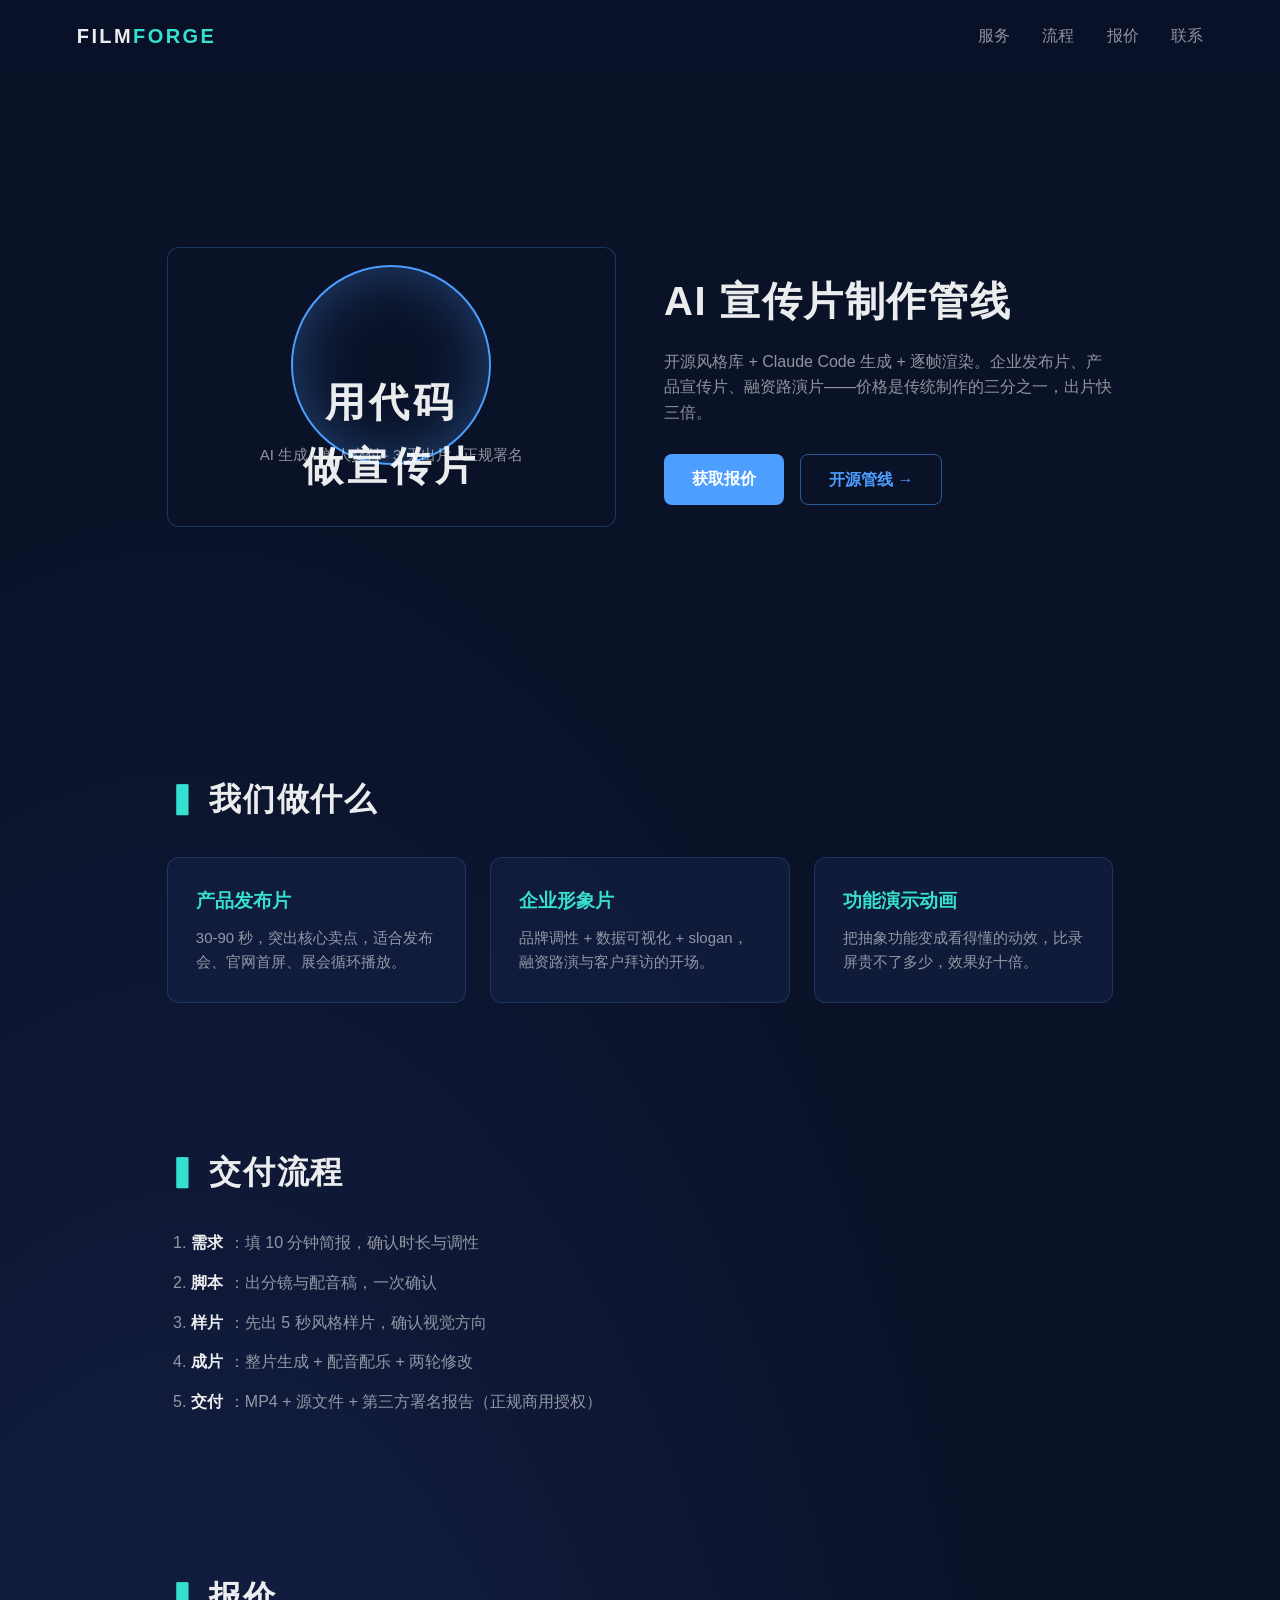
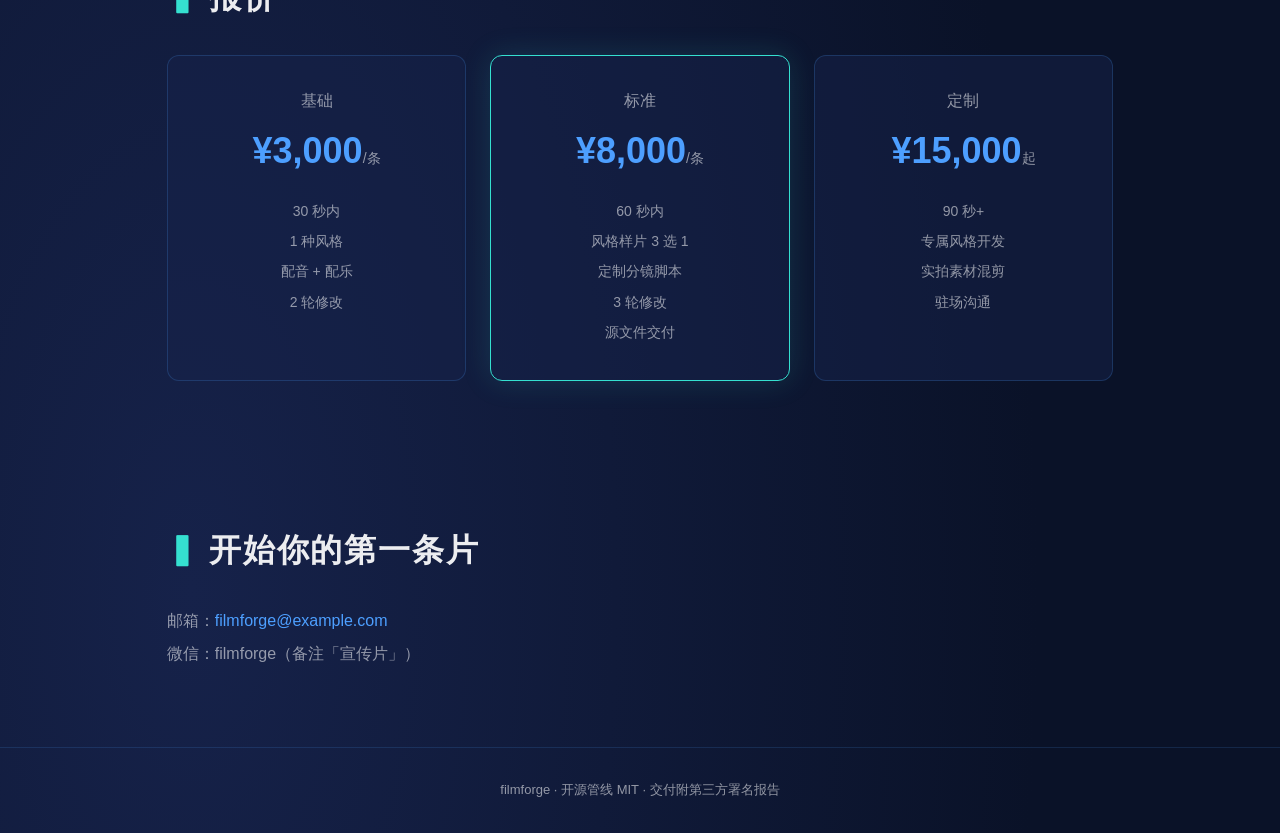
<file: site/index.html>
<!DOCTYPE html>
<html lang="zh-CN">
<head>
<meta charset="UTF-8">
<meta name="viewport" content="width=device-width, initial-scale=1.0">
<title>filmforge · AI 宣传片制作</title>
<link rel="stylesheet" href="style.css">
</head>
<body>
<header class="topbar">
  <div class="logo">FILM<span>FORGE</span></div>
  <nav>
    <a href="#service">服务</a>
    <a href="#process">流程</a>
    <a href="#pricing">报价</a>
    <a href="#contact">联系</a>
  </nav>
</header>

<section class="hero">
  <div class="hero-anim" id="heroAnim">
    <div class="h-ring"></div>
    <div class="h-title">用代码<br>做宣传片</div>
    <div class="h-sub">AI 生成 · 单人交付 · 3 天出片 · 正规署名</div>
  </div>
  <div class="hero-text">
    <h1>AI 宣传片制作管线</h1>
    <p>开源风格库 + Claude Code 生成 + 逐帧渲染。企业发布片、产品宣传片、融资路演片——价格是传统制作的三分之一，出片快三倍。</p>
    <div class="cta-row">
      <a class="cta" href="#contact">获取报价</a>
      <a class="cta ghost" href="https://github.com/alano-666/filmforge">开源管线 →</a>
    </div>
  </div>
</section>

<section id="service">
  <h2>我们做什么</h2>
  <div class="cards">
    <div class="card"><h3>产品发布片</h3><p>30-90 秒，突出核心卖点，适合发布会、官网首屏、展会循环播放。</p></div>
    <div class="card"><h3>企业形象片</h3><p>品牌调性 + 数据可视化 + slogan，融资路演与客户拜访的开场。</p></div>
    <div class="card"><h3>功能演示动画</h3><p>把抽象功能变成看得懂的动效，比录屏贵不了多少，效果好十倍。</p></div>
  </div>
</section>

<section id="process">
  <h2>交付流程</h2>
  <ol class="steps">
    <li><b>需求</b>：填 10 分钟简报，确认时长与调性</li>
    <li><b>脚本</b>：出分镜与配音稿，一次确认</li>
    <li><b>样片</b>：先出 5 秒风格样片，确认视觉方向</li>
    <li><b>成片</b>：整片生成 + 配音配乐 + 两轮修改</li>
    <li><b>交付</b>：MP4 + 源文件 + 第三方署名报告（正规商用授权）</li>
  </ol>
</section>

<section id="pricing">
  <h2>报价</h2>
  <div class="prices">
    <div class="price">
      <div class="p-name">基础</div>
      <div class="p-num">¥3,000<span>/条</span></div>
      <ul><li>30 秒内</li><li>1 种风格</li><li>配音 + 配乐</li><li>2 轮修改</li></ul>
    </div>
    <div class="price hot">
      <div class="p-name">标准</div>
      <div class="p-num">¥8,000<span>/条</span></div>
      <ul><li>60 秒内</li><li>风格样片 3 选 1</li><li>定制分镜脚本</li><li>3 轮修改</li><li>源文件交付</li></ul>
    </div>
    <div class="price">
      <div class="p-name">定制</div>
      <div class="p-num">¥15,000<span>起</span></div>
      <ul><li>90 秒+</li><li>专属风格开发</li><li>实拍素材混剪</li><li>驻场沟通</li></ul>
    </div>
  </div>
</section>

<section id="contact">
  <h2>开始你的第一条片</h2>
  <p class="contact-line">邮箱：<a href="mailto:filmforge@example.com">filmforge@example.com</a></p>
  <p class="contact-line">微信：filmforge（备注「宣传片」）</p>
</section>

<footer>filmforge · 开源管线 MIT · 交付附第三方署名报告</footer>
</body>
</html>
</file>
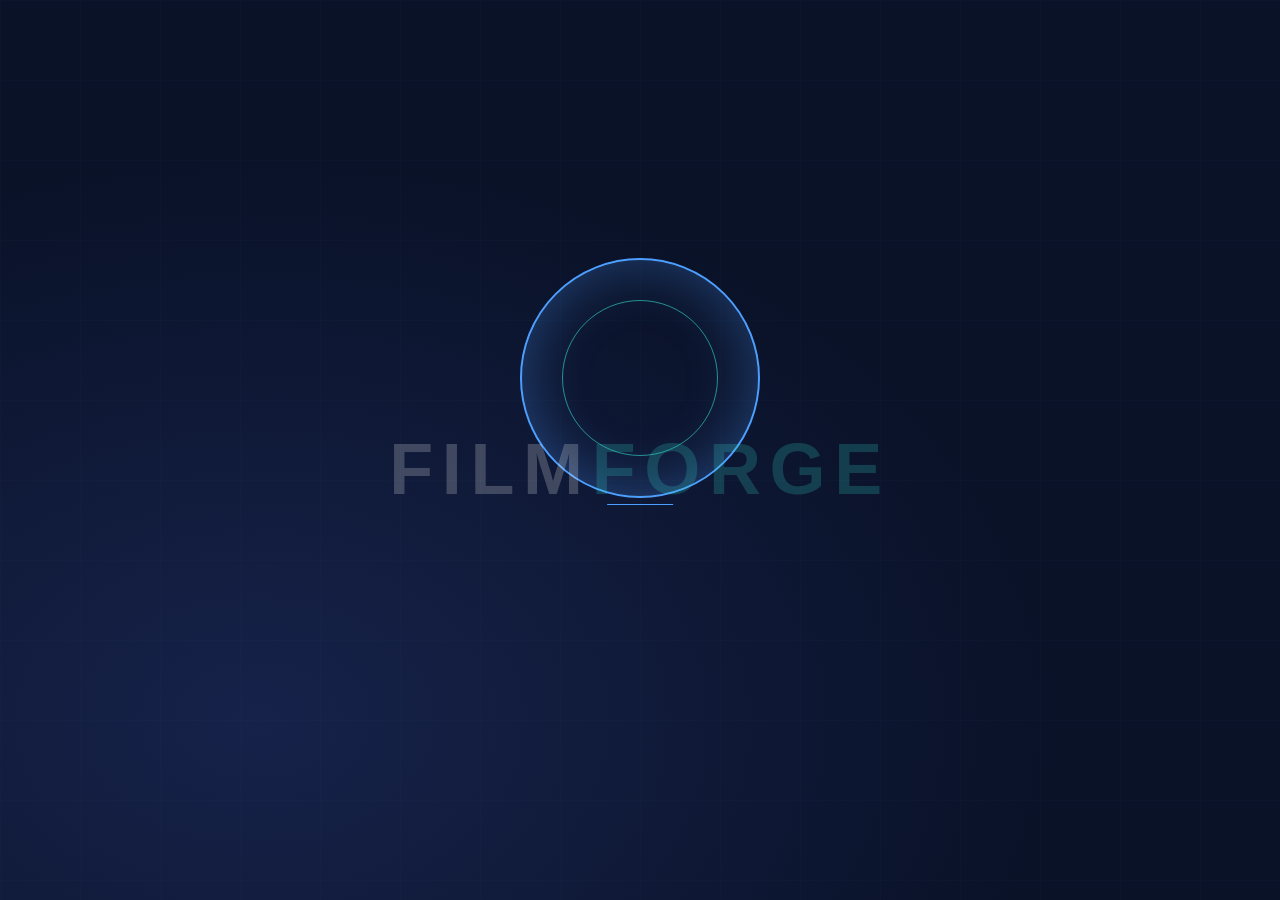
<file: src/filmforge/styles/enterprise-blue/example.html>
<!DOCTYPE html>
<html lang="zh-CN">
<head>
<meta charset="UTF-8">
<title>深空蓝·企业发布 demo</title>
<style>
  * { margin: 0; padding: 0; box-sizing: border-box; }
  html, body { width: 100%; height: 100%; overflow: hidden; }
  body {
    background: radial-gradient(ellipse at 20% 80%, #16224A 0%, #0A1228 55%);
    font-family: -apple-system, "PingFang SC", "Microsoft YaHei", sans-serif;
    color: #fff;
    font-variant-numeric: tabular-nums;
  }
  #stage { position: relative; width: 100%; height: 100%; }
  .grid {
    position: absolute; inset: 0;
    background-image:
      linear-gradient(rgba(77,159,255,0.07) 1px, transparent 1px),
      linear-gradient(90deg, rgba(77,159,255,0.07) 1px, transparent 1px);
    background-size: 80px 80px;
    opacity: 0;
  }
  .ring {
    position: absolute; left: 50%; top: 42%; width: 240px; height: 240px;
    margin: -120px 0 0 -120px;
    border: 2px solid #4D9FFF; border-radius: 50%;
    transform: scale(0); opacity: 0;
    box-shadow: 0 0 60px rgba(77,159,255,0.35) inset;
  }
  .ring-inner {
    position: absolute; inset: 40px; border: 1px solid rgba(53,224,208,0.6);
    border-radius: 50%;
  }
  .title {
    position: absolute; left: 0; right: 0; top: 44%;
    text-align: center; font-size: 72px; font-weight: 700;
    letter-spacing: 0.12em;
    opacity: 0; transform: translateY(40px);
  }
  .title .accent { color: #35E0D0; }
  .divider {
    position: absolute; left: 50%; top: 56%; width: 0; height: 1px;
    background: #4D9FFF; transform: translateX(-50%);
  }
  .sub { position: absolute; left: 0; right: 0; top: 58%; text-align: center;
    font-size: 22px; color: rgba(255,255,255,0.85); opacity: 0; }
  .num-block { position: absolute; left: 14%; top: 30%; opacity: 0; }
  .num-label {
    writing-mode: vertical-lr; float: left; font-size: 18px;
    color: #35E0D0; letter-spacing: 0.3em; margin-right: 32px;
  }
  .num-big { font-size: 150px; font-weight: 700; color: #4D9FFF; line-height: 1; }
  .num-caption { font-size: 26px; color: rgba(255,255,255,0.85); margin-top: 12px; }
  .bars { position: absolute; right: 14%; top: 34%; width: 300px; opacity: 0; }
  .bar {
    height: 10px; margin-bottom: 18px; background: rgba(77,159,255,0.15);
    border-radius: 5px; overflow: hidden;
  }
  .bar i { display: block; height: 100%; width: 0; background: #4D9FFF; }
  .slogan {
    position: absolute; left: 0; right: 0; top: 44%; text-align: center;
    font-size: 64px; font-weight: 700; letter-spacing: 0.1em;
    opacity: 0; transform: scale(0.94);
  }
  .slogan em { font-style: normal; color: #35E0D0; }
  .contact { position: absolute; left: 0; right: 0; bottom: 8%; text-align: center;
    font-size: 18px; color: rgba(255,255,255,0.5); opacity: 0; }
</style>
</head>
<body>
<div id="stage">
  <div class="grid" id="grid"></div>
  <div class="ring" id="ring"><div class="ring-inner"></div></div>
  <div class="title" id="title">FILM<span class="accent">FORGE</span></div>
  <div class="divider" id="divider"></div>
  <div class="sub" id="sub">AI 宣传片制作管线</div>
  <div class="num-block" id="numBlock">
    <span class="num-label">成片交付</span>
    <div class="num-big" id="numBig">0</div>
    <div class="num-caption">小时内出片 · 单人交付 · 合规署名</div>
  </div>
  <div class="bars" id="bars">
    <div class="bar"><i></i></div>
    <div class="bar"><i></i></div>
    <div class="bar"><i></i></div>
  </div>
  <div class="slogan" id="slogan">让每一帧<em>都有价值</em></div>
  <div class="contact" id="contact">filmforge · 开源管线 · MIT</div>
</div>
<script>
const EASE = "cubic-bezier(0.22, 1, 0.36, 1)";
const el = {
  grid: document.getElementById("grid"),
  ring: document.getElementById("ring"),
  title: document.getElementById("title"),
  divider: document.getElementById("divider"),
  sub: document.getElementById("sub"),
  numBlock: document.getElementById("numBlock"),
  numBig: document.getElementById("numBig"),
  bars: document.getElementById("bars"),
  slogan: document.getElementById("slogan"),
  contact: document.getElementById("contact"),
};

function clamp01(x) { return Math.max(0, Math.min(1, x)); }
function rise(t, start, dur) { return clamp01((t - start) / dur); }
function fadeIn(t, start, dur) {
  const k = rise(t, start, dur);
  return { opacity: k, transform: `translateY(${(1 - k) * 40}px)` };
}

function frame(t) {
  // 场景 1: logo 揭示 (0-3s)
  const r1 = rise(t, 0.2, 0.8);
  el.grid.style.opacity = 0.35 * r1;
  el.ring.style.transform = `scale(${r1})`;
  el.ring.style.opacity = r1;
  const t1 = rise(t, 1.0, 0.8);
  el.title.style.opacity = t1;
  el.title.style.transform = `translateY(${(1 - t1) * 40}px)`;
  el.divider.style.width = `${t1 * 320}px`;
  el.sub.style.opacity = rise(t, 1.6, 0.6);

  // 场景 2: 数据 (3-7s)，叠化转场
  const in2 = rise(t, 3.0, 0.6), out2 = 1 - rise(t, 6.4, 0.6);
  el.ring.style.opacity = r1 * out2;
  el.title.style.opacity = t1 * out2;
  el.sub.style.opacity = rise(t, 1.6, 0.6) * out2;
  const k2 = in2 * out2;
  el.numBlock.style.opacity = k2;
  el.bars.style.opacity = k2;
  const count = rise(t, 3.2, 1.6);
  el.numBig.textContent = Math.round(count * 48);
  const barDurs = [3.6, 4.2, 4.8];
  document.querySelectorAll(".bar i").forEach((b, i) => {
    const bk = rise(t, barDurs[i], 0.9);
    b.style.width = `${bk * (60 + i * 20)}%`;
    b.style.transition = "none";
  });

  // 场景 3: slogan (7-10s)
  const k3 = rise(t, 7.0, 0.8);
  el.slogan.style.opacity = k3;
  el.slogan.style.transform = `scale(${0.94 + 0.06 * k3})`;
  el.contact.style.opacity = rise(t, 8.0, 0.8);
}

const params = new URLSearchParams(location.search);
const tParam = params.get("t");
if (tParam !== null) {
  frame(parseFloat(tParam));
} else {
  let t0 = performance.now();
  function loop(now) {
    frame((now - t0) / 1000);
    requestAnimationFrame(loop);
  }
  requestAnimationFrame(loop);
}
</script>
</body>
</html>
</file>
<file: site/style.css>
:root {
  --bg: #0A1228;
  --bg2: #16224A;
  --accent: #4D9FFF;
  --teal: #35E0D0;
  --text: rgba(255,255,255,0.92);
  --muted: rgba(255,255,255,0.55);
}
* { margin: 0; padding: 0; box-sizing: border-box; }
html { scroll-behavior: smooth; }
body {
  background: radial-gradient(ellipse at 15% 90%, var(--bg2) 0%, var(--bg) 55%);
  color: var(--text);
  font-family: -apple-system, "PingFang SC", "Microsoft YaHei", sans-serif;
  font-variant-numeric: tabular-nums;
  line-height: 1.6;
}
.topbar {
  display: flex; justify-content: space-between; align-items: center;
  padding: 20px 6vw; position: sticky; top: 0;
  background: rgba(10,18,40,0.85); backdrop-filter: blur(10px); z-index: 10;
}
.logo { font-weight: 700; letter-spacing: 0.12em; font-size: 20px; }
.logo span { color: var(--teal); }
nav a { color: var(--muted); text-decoration: none; margin-left: 28px; }
nav a:hover { color: var(--text); }

section { padding: 72px 6vw; max-width: 1100px; margin: 0 auto; }
h2 { font-size: 32px; letter-spacing: 0.06em; margin-bottom: 32px; }
h2::before { content: "▍"; color: var(--teal); margin-right: 8px; }

.hero { display: grid; grid-template-columns: 1fr 1fr; gap: 48px; align-items: center; min-height: 70vh; }
.hero-anim {
  position: relative; aspect-ratio: 16/10; border-radius: 12px; overflow: hidden;
  background: var(--bg); border: 1px solid rgba(77,159,255,0.25);
}
.h-ring {
  position: absolute; left: 50%; top: 42%; width: 200px; height: 200px;
  margin: -100px 0 0 -100px; border: 2px solid var(--accent); border-radius: 50%;
  animation: ringIn 1.2s cubic-bezier(0.22,1,0.36,1) both;
  box-shadow: 0 0 60px rgba(77,159,255,0.35) inset;
}
.h-title {
  position: absolute; left: 0; right: 0; top: 44%; text-align: center;
  font-size: 40px; font-weight: 700; letter-spacing: 0.1em;
  animation: rise 1s 0.4s cubic-bezier(0.22,1,0.36,1) both;
}
.h-sub {
  position: absolute; left: 0; right: 0; top: 70%; text-align: center;
  color: var(--muted); font-size: 15px;
  animation: rise 1s 0.8s cubic-bezier(0.22,1,0.36,1) both;
}
@keyframes ringIn { from { transform: scale(0); opacity: 0; } to { transform: scale(1); opacity: 1; } }
@keyframes rise { from { opacity: 0; transform: translateY(30px); } to { opacity: 1; transform: translateY(0); } }

.hero-text h1 { font-size: 40px; margin-bottom: 16px; letter-spacing: 0.04em; }
.hero-text p { color: var(--muted); margin-bottom: 28px; }
.cta-row { display: flex; gap: 16px; }
.cta {
  display: inline-block; padding: 12px 28px; border-radius: 8px;
  background: var(--accent); color: #fff; text-decoration: none; font-weight: 600;
}
.cta.ghost { background: transparent; border: 1px solid rgba(77,159,255,0.5); color: var(--accent); }

.cards { display: grid; grid-template-columns: repeat(3, 1fr); gap: 24px; }
.card {
  background: rgba(22,34,74,0.5); border: 1px solid rgba(77,159,255,0.2);
  border-radius: 12px; padding: 28px;
}
.card h3 { color: var(--teal); margin-bottom: 10px; }
.card p { color: var(--muted); font-size: 15px; }

.steps { padding-left: 24px; }
.steps li { margin-bottom: 14px; color: var(--muted); }
.steps b { color: var(--text); margin-right: 6px; }

.prices { display: grid; grid-template-columns: repeat(3, 1fr); gap: 24px; }
.price {
  background: rgba(22,34,74,0.5); border: 1px solid rgba(77,159,255,0.2);
  border-radius: 12px; padding: 32px; text-align: center;
}
.price.hot { border-color: var(--teal); box-shadow: 0 0 30px rgba(53,224,208,0.15); }
.p-name { color: var(--muted); margin-bottom: 8px; }
.p-num { font-size: 36px; font-weight: 700; color: var(--accent); margin-bottom: 16px; }
.p-num span { font-size: 14px; color: var(--muted); font-weight: 400; }
.price ul { list-style: none; }
.price li { color: var(--muted); font-size: 14px; padding: 4px 0; }

.contact-line { color: var(--muted); margin-bottom: 8px; }
.contact-line a { color: var(--accent); text-decoration: none; }
footer {
  text-align: center; padding: 32px; color: var(--muted); font-size: 13px;
  border-top: 1px solid rgba(77,159,255,0.15);
}
@media (max-width: 800px) {
  .hero { grid-template-columns: 1fr; }
  .cards, .prices { grid-template-columns: 1fr; }
}
</file>
